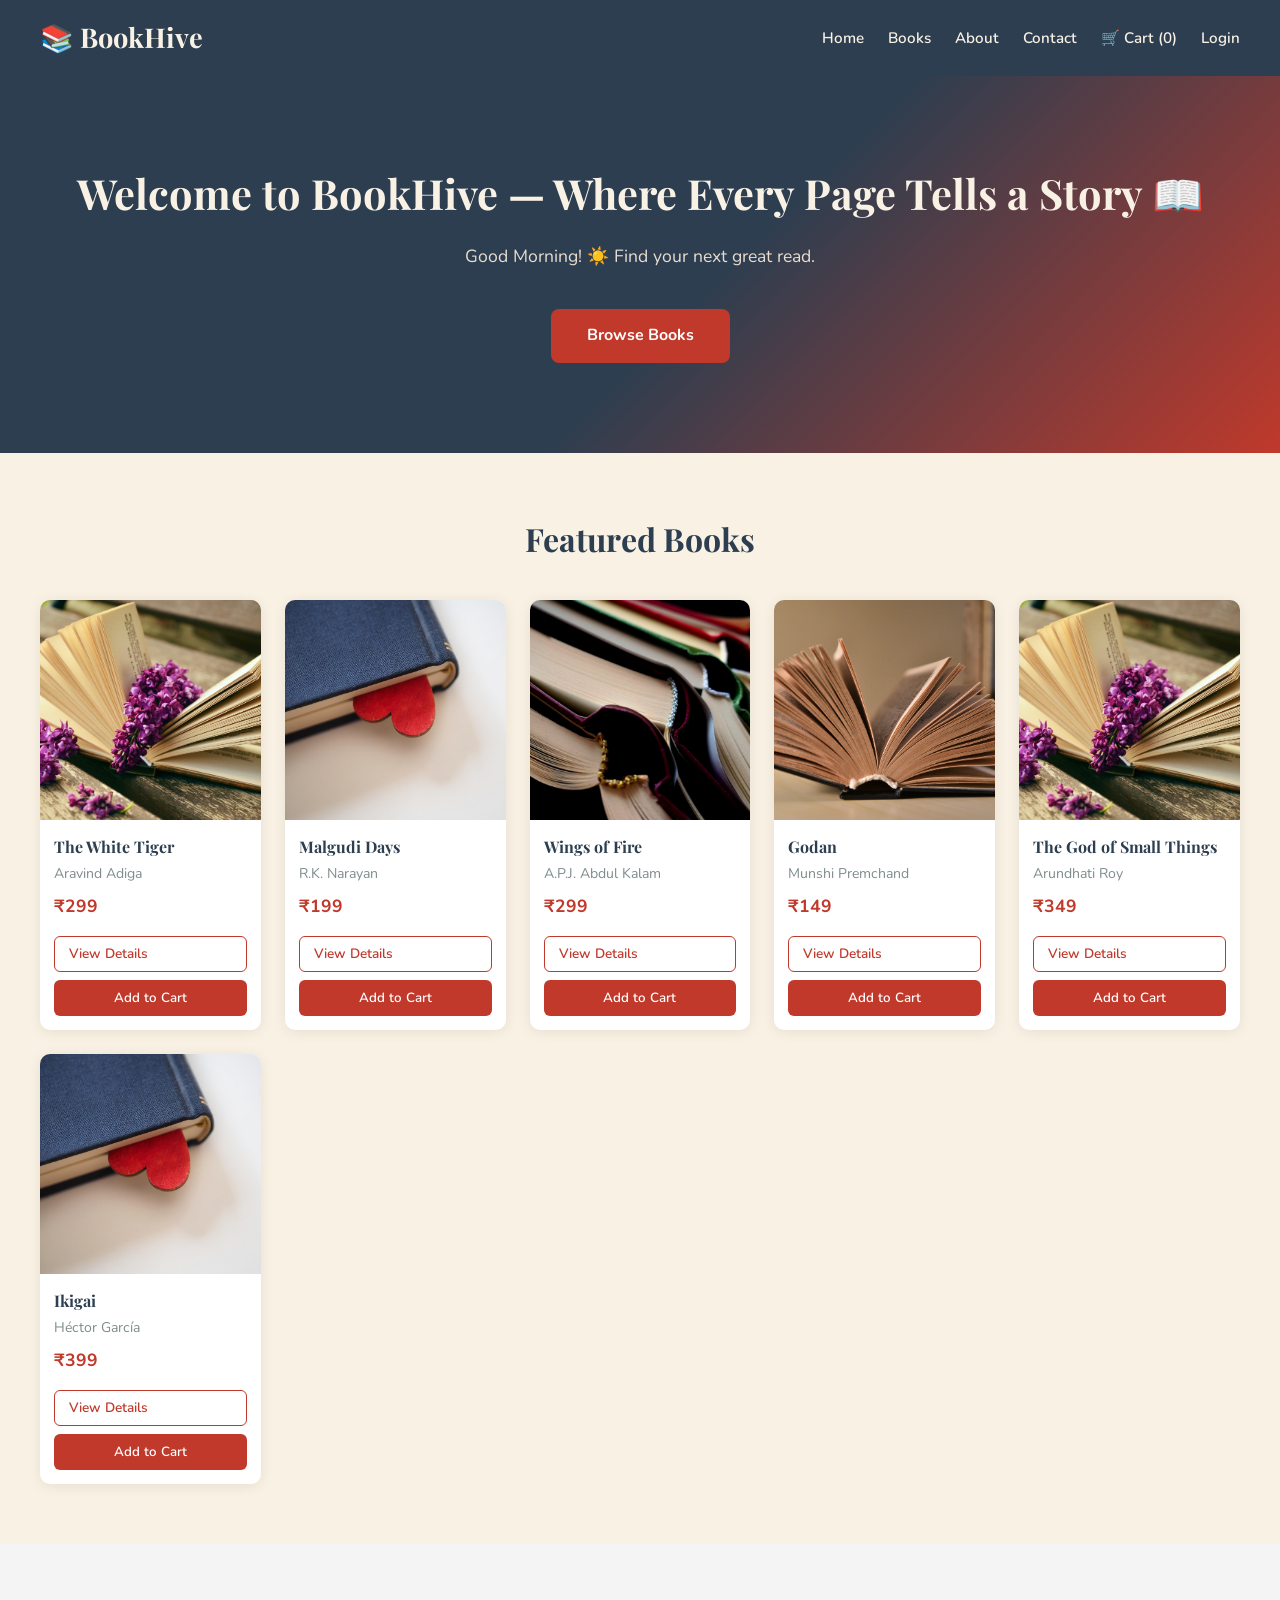
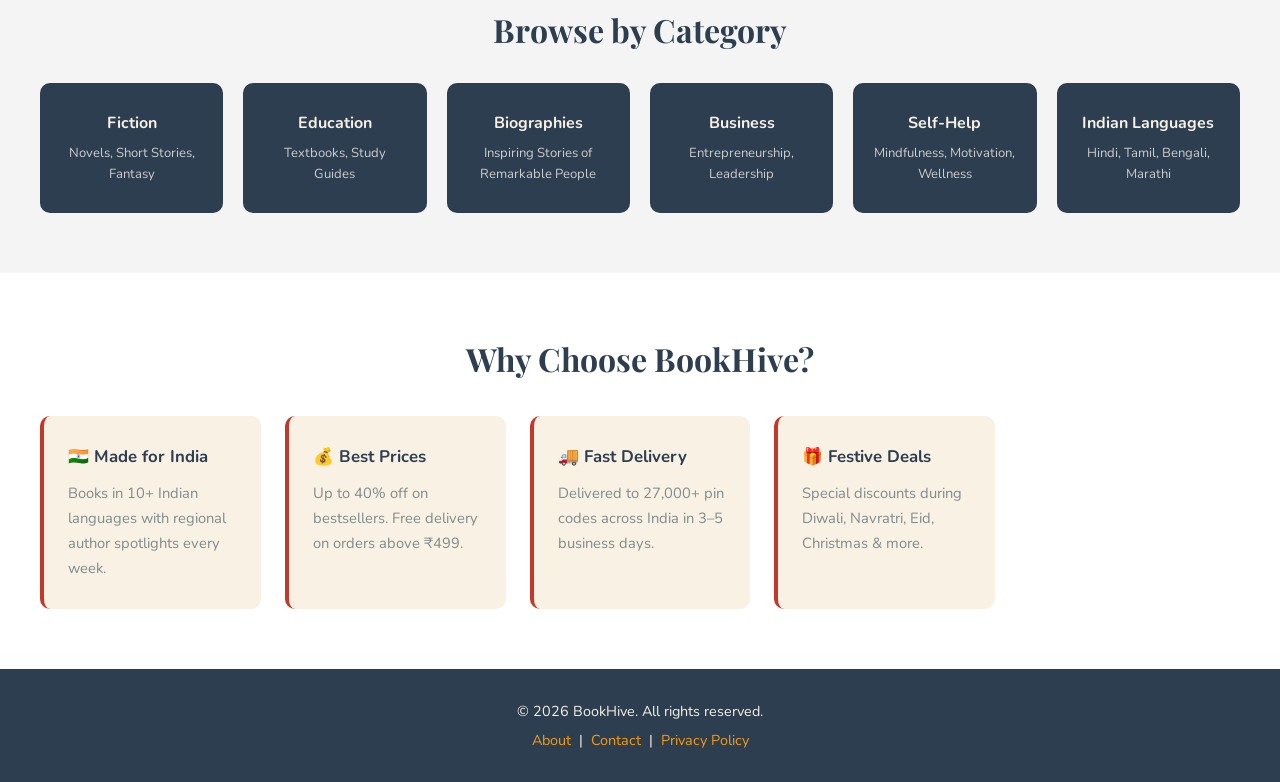
<file: index.html>
<!DOCTYPE html>
<html lang="en">
<head>
  <meta charset="UTF-8" />
  <meta name="viewport" content="width=device-width, initial-scale=1.0"/>
  <meta name="description" content="BookHive - India's favourite online bookstore. Discover books in Hindi, English, Tamil, Bengali and more. Best prices, fast delivery across India." />
  <meta name="keywords" content="books, indian bookstore, hindi books, english books, buy books online india" />
  <meta name="author" content="Foncho Afanwi" />
  <title>BookHive - An Indian Online Bookstore</title>
  <link rel="stylesheet" href="css/style.css" />
  <link rel="stylesheet" href="css/home.css" />
  <link rel="stylesheet" href="css/responsive.css" />
  <link rel="icon" type="image/svg+xml" href="assets/favicon.svg">
</head>
<body>

  <!-- HEADER WITH NAVIGATION -->
  <header>
    <h1><a href="index.html">📚 BookHive</a></h1>
    <nav>
      <a href="index.html">Home</a>
      <a href="books.html">Books</a>
      <a href="about.html">About</a>
      <a href="contact.html">Contact</a>
      <a href="cart.html" id="cart-link">🛒 Cart (<span id="cart-count">0</span>)</a>
      <a href="login.html">Login</a>
    </nav>
  </header>

  <!-- MAIN CONTENT -->
  <main>

    <!-- HERO SECTION -->
    <section class="hero">
      <h2 id="hero-title">Welcome to BookHive — Where Every Page Tells a Story 📖</h2>
      <p id="hero-subtitle">
        From the bustling lanes of Old Delhi to the quiet hills of Meghalaya,
        BookHive brings the world of books to every Indian doorstep.
        Discover timeless classics, regional gems, and modern bestsellers —
        all at prices that make reading a habit, not a luxury.
      </p>
      <a href="books.html" class="btn">Browse Books</a>
    </section>

    <!-- FEATURED BOOKS SECTION — populated by main.js -->
    <section class="featured">
      <h2>Featured Books</h2>
      <div id="featured-books"></div>
    </section>

    <!-- CATEGORIES SECTION -->
    <section class="categories">
      <h2>Browse by Category</h2>

      <a href="books.html?category=fiction" class="category">
        <h3>Fiction</h3>
        <p>Novels, Short Stories, Fantasy</p>
      </a>

      <a href="books.html?category=education" class="category">
        <h3>Education</h3>
        <p>Textbooks, Study Guides</p>
      </a>

      <a href="books.html?category=biography" class="category">
        <h3>Biographies</h3>
        <p>Inspiring Stories of Remarkable People</p>
      </a>

      <a href="books.html?category=business" class="category">
        <h3>Business</h3>
        <p>Entrepreneurship, Leadership</p>
      </a>

      <a href="books.html?category=self-help" class="category">
        <h3>Self-Help</h3>
        <p>Mindfulness, Motivation, Wellness</p>
      </a>

      <a href="books.html?category=hindi" class="category">
        <h3>Indian Languages</h3>
        <p>Hindi, Tamil, Bengali, Marathi</p>
      </a>

    </section>

    <!-- WHY BOOKHIVE SECTION -->
    <section class="why-us">
      <h2>Why Choose BookHive?</h2>

      <div class="feature">
        <h3>🇮🇳 Made for India</h3>
        <p>Books in 10+ Indian languages with regional author spotlights every week.</p>
      </div>

      <div class="feature">
        <h3>💰 Best Prices</h3>
        <p>Up to 40% off on bestsellers. Free delivery on orders above ₹499.</p>
      </div>

      <div class="feature">
        <h3>🚚 Fast Delivery</h3>
        <p>Delivered to 27,000+ pin codes across India in 3–5 business days.</p>
      </div>

      <div class="feature">
        <h3>🎁 Festive Deals</h3>
        <p>Special discounts during Diwali, Navratri, Eid, Christmas & more.</p>
      </div>

    </section>

  </main>

  <!-- FOOTER -->
  <footer>
    <p>© 2026 BookHive. All rights reserved.</p>
    <p>
      <a href="about.html">About</a> |
      <a href="contact.html">Contact</a> |
      <a href="privacy.html">Privacy Policy</a>
    </p>
  </footer>

  <script src="js/main.js"></script>
</body>
</html>
</file>
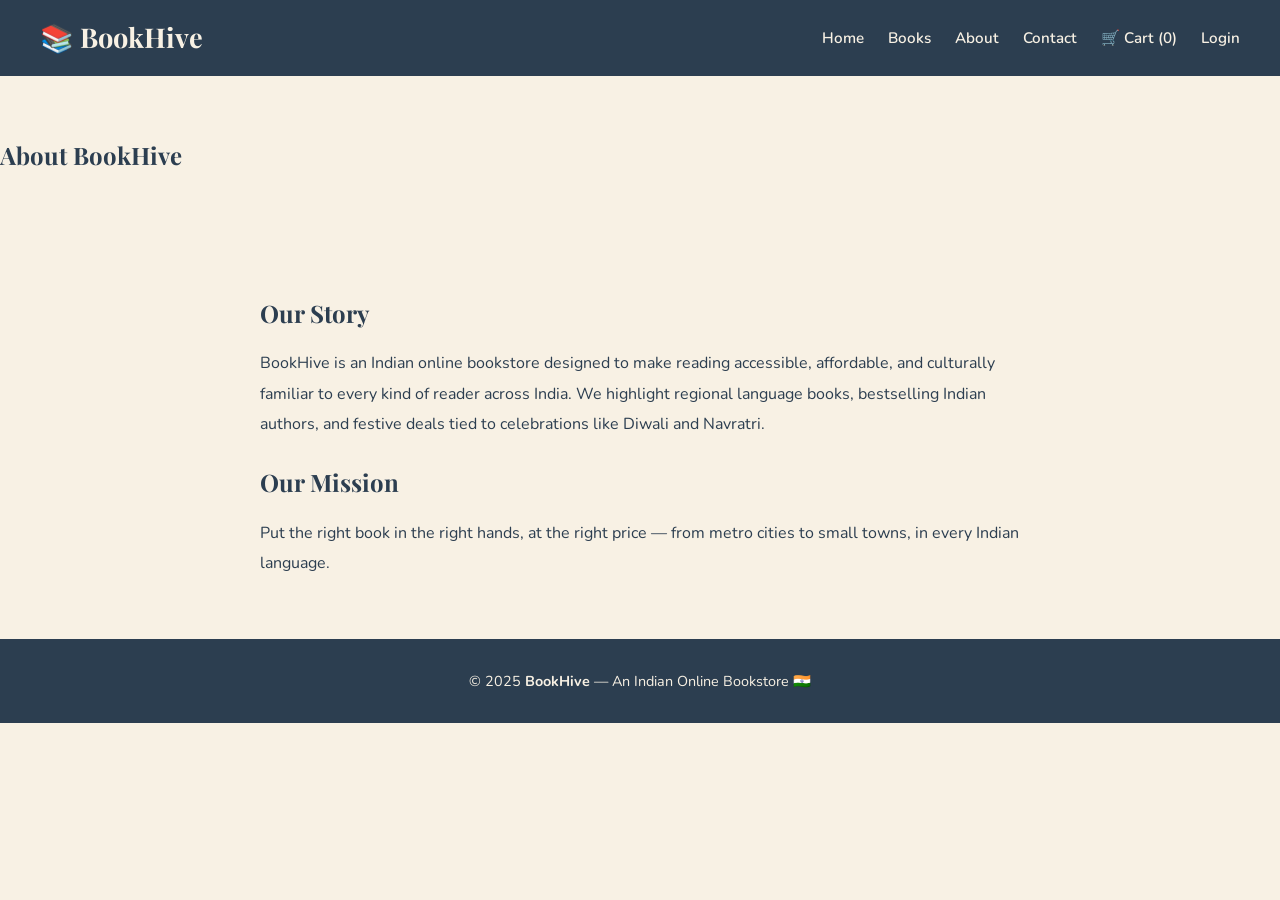
<file: about.html>
<!DOCTYPE html>
<html lang="en">
<head>
  <meta charset="UTF-8" />
  <meta name="viewport" content="width=device-width, initial-scale=1.0"/>
  <title>About Us - BookHive</title>
  <link rel="stylesheet" href="css/style.css" />
  <link rel="stylesheet" href="css/home.css" />
  <link rel="stylesheet" href="css/responsive.css" />
  <link rel="icon" type="image/svg+xml" href="assets/favicon.svg">
</head>
<body>

  <header>
    <h1>📚 BookHive</h1>
    <nav>
      <a href="index.html">Home</a>
      <a href="books.html">Books</a>
      <a href="about.html">About</a>
      <a href="contact.html">Contact</a>
      <a href="cart.html">🛒 Cart (<span id="cart-count">0</span>)</a>
      <a href="login.html">Login</a>
    </nav>
  </header>

  <section class="page-header">
    <h2>About BookHive</h2>
  </section>

  <section>
    <div class="container" style="max-width:800px;">
      <h2 style="margin-bottom:16px;">Our Story</h2>
      <p style="line-height:1.9; margin-bottom:24px;">
        BookHive is an Indian online bookstore designed to make reading accessible, affordable,
        and culturally familiar to every kind of reader across India. We highlight regional language
        books, bestselling Indian authors, and festive deals tied to celebrations like Diwali and Navratri.
      </p>
      <h2 style="margin-bottom:16px;">Our Mission</h2>
      <p style="line-height:1.9;">
        Put the right book in the right hands, at the right price — from metro cities to small towns,
        in every Indian language.
      </p>
    </div>
  </section>

  <footer>
    <p>© 2025 <strong>BookHive</strong> — An Indian Online Bookstore 🇮🇳</p>
  </footer>

  <script src="js/main.js"></script>
</body>
</html>
</file>
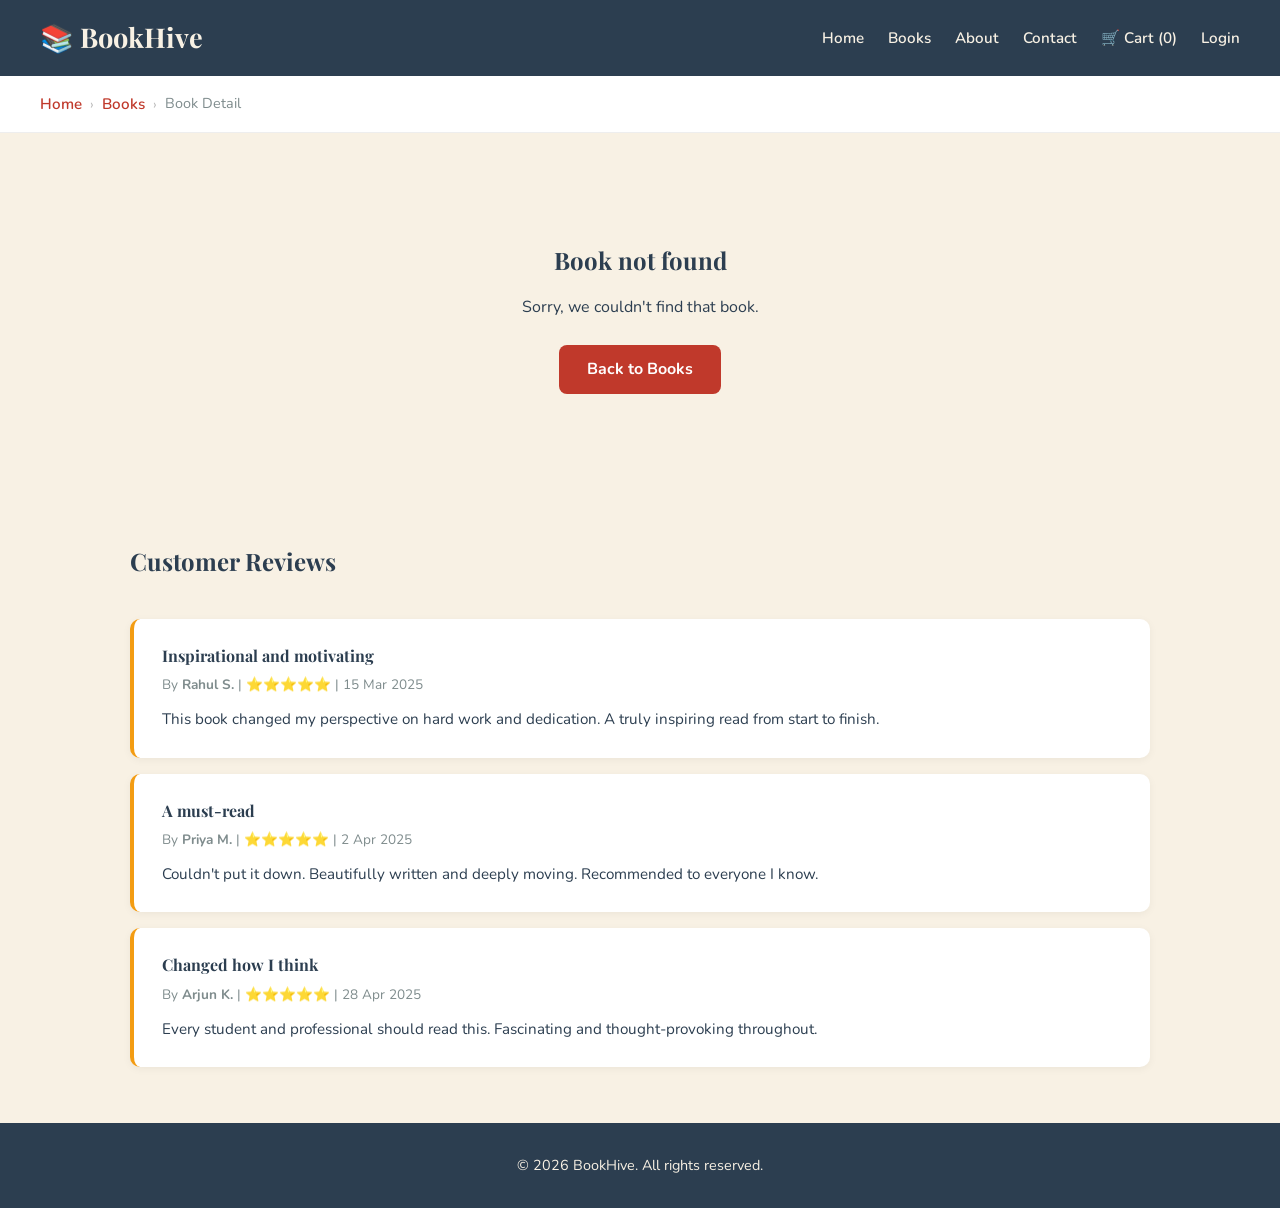
<file: book.html>
<!DOCTYPE html>
<html lang="en">
<head>
  <meta charset="UTF-8">
  <meta name="viewport" content="width=device-width, initial-scale=1.0">
  <title>Book Detail - BookHive</title>
  <link rel="stylesheet" href="css/style.css" />
  <link rel="stylesheet" href="css/home.css" />
  <link rel="stylesheet" href="css/books.css" />
  <link rel="stylesheet" href="css/responsive.css" />
  <link rel="icon" type="image/svg+xml" href="assets/favicon.svg">
</head>
<body>

  <header>
    <h1><a href="index.html">📚 BookHive</a></h1>
    <nav>
      <a href="index.html">Home</a>
      <a href="books.html">Books</a>
      <a href="about.html">About</a>
      <a href="contact.html">Contact</a>
      <a href="cart.html" id="cart-link">🛒 Cart (<span id="cart-count">0</span>)</a>
      <a href="login.html">Login</a>
    </nav>
  </header>

  <main>

    <!-- Breadcrumb -->
    <nav class="breadcrumb">
      <ol>
        <li><a href="index.html">Home</a></li>
        <li><a href="books.html">Books</a></li>
        <li>Book Detail</li>
      </ol>
    </nav>

    <article class="book-detail">

      <div class="book-image">
        <img src="assets/books.jpg" alt="Book cover" />
      </div>

      <div class="book-info">
        <h2>Loading...</h2>
        <p class="author">by <strong></strong></p>
        <div class="rating">⭐⭐⭐⭐⭐ 4.8 out of 5</div>
        <p class="price"></p>
        <p class="description">
          A celebrated work of literature exploring themes of culture,
          identity, and the human experience — beloved by readers across India.
        </p>

        <h3>Book Details</h3>
        <dl class="book-details">
          <dt>Publisher:</dt>   <dd>BookHive Edition</dd>
          <dt>Language:</dt>    <dd id="book-lang">English</dd>
          <dt>Genre:</dt>       <dd id="book-genre">—</dd>
          <dt>Format:</dt>      <dd>Paperback</dd>
        </dl>

        <div class="purchase-actions">
          <label for="quantity">Quantity:</label>
          <input type="number" id="quantity" value="1" min="1" max="10">
          <button class="btn-primary">Add to Cart</button>
          <button class="btn-secondary" onclick="window.location.href='books.html'">← Back to Books</button>
        </div>
      </div>

    </article>

    <!-- Reviews section -->
    <section class="reviews">
      <h3>Customer Reviews</h3>

      <article class="review">
        <h4>Inspirational and motivating</h4>
        <p class="reviewer">By <strong>Rahul S.</strong> | ⭐⭐⭐⭐⭐ | 15 Mar 2025</p>
        <p>This book changed my perspective on hard work and dedication.
          A truly inspiring read from start to finish.</p>
      </article>

      <article class="review">
        <h4>A must-read</h4>
        <p class="reviewer">By <strong>Priya M.</strong> | ⭐⭐⭐⭐⭐ | 2 Apr 2025</p>
        <p>Couldn't put it down. Beautifully written and deeply moving.
          Recommended to everyone I know.</p>
      </article>

      <article class="review">
        <h4>Changed how I think</h4>
        <p class="reviewer">By <strong>Arjun K.</strong> | ⭐⭐⭐⭐⭐ | 28 Apr 2025</p>
        <p>Every student and professional should read this. Fascinating
          and thought-provoking throughout.</p>
      </article>

    </section>

  </main>

  <footer>
    <p>&copy; 2026 BookHive. All rights reserved.</p>
  </footer>

  <script src="js/main.js"></script>
  <script src="js/books.js"></script>
</body>
</html>
</file>
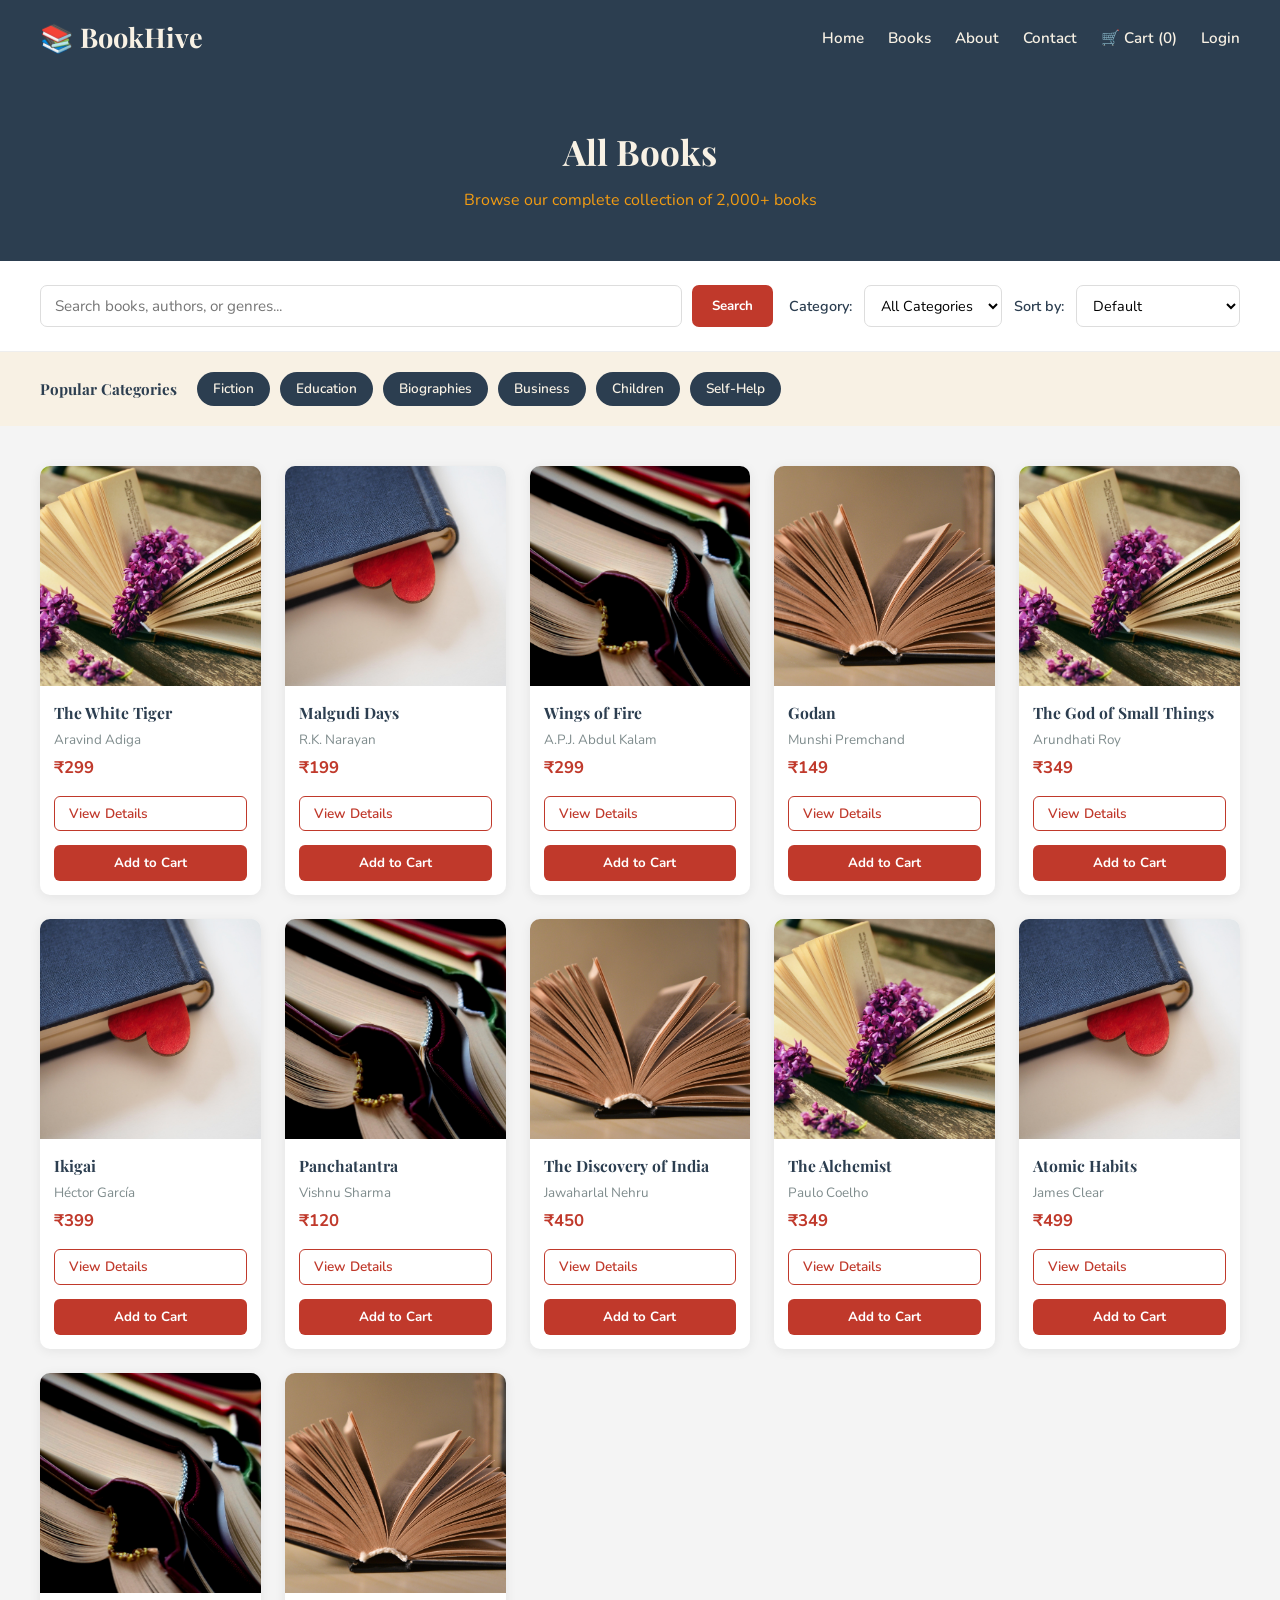
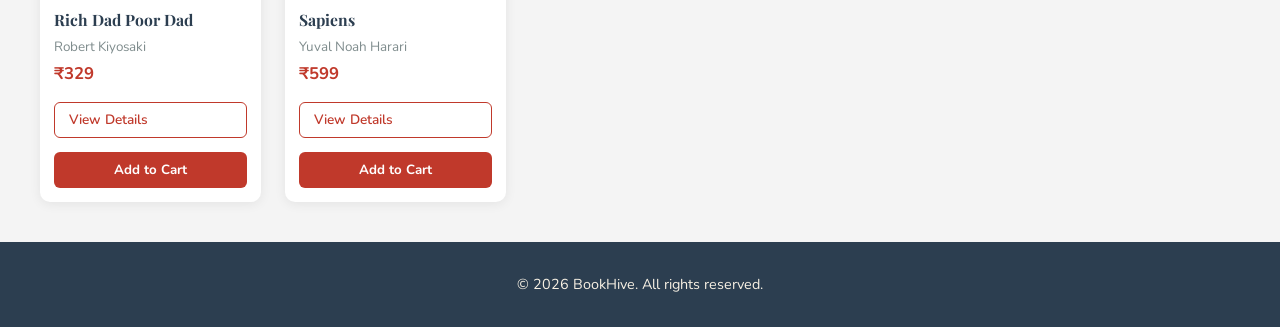
<file: books.html>
<!DOCTYPE html>
<html lang="en">
<head>
  <meta charset="UTF-8">
  <meta name="viewport" content="width=device-width, initial-scale=1.0">
  <title>All Books - BookHive</title>
  <link rel="stylesheet" href="css/style.css" />
  <link rel="stylesheet" href="css/home.css" />
  <link rel="stylesheet" href="css/books.css" />
  <link rel="stylesheet" href="css/responsive.css" />
  <link rel="icon" type="image/svg+xml" href="assets/favicon.svg">
</head>
<body>

  <header>
    <h1><a href="index.html">📚 BookHive</a></h1>
    <nav>
      <a href="index.html">Home</a>
      <a href="books.html">Books</a>
      <a href="about.html">About</a>
      <a href="contact.html">Contact</a>
      <a href="cart.html" id="cart-link">🛒 Cart (<span id="cart-count">0</span>)</a>
      <a href="login.html">Login</a>
    </nav>
  </header>

  <main>

    <!-- PAGE TITLE -->
    <section class="page-header">
      <h2>All Books</h2>
      <p>Browse our complete collection of 2,000+ books</p>
    </section>

    <!-- SEARCH AND FILTERS -->
    <section class="filters">
      <div class="search-box">
        <input
          type="search"
          id="search-input"
          placeholder="Search books, authors, or genres..."
        >
        <button type="button">Search</button>
      </div>
      <div class="filter-controls">
        <label for="category-filter">Category:</label>
        <select id="category-filter">
          <option value="all">All Categories</option>
          <option value="fiction">Fiction</option>
          <option value="education">Education</option>
          <option value="biography">Biographies</option>
          <option value="business">Business</option>
          <option value="children">Children</option>
          <option value="self-help">Self-Help</option>
        </select>
        <label for="sort">Sort by:</label>
        <select id="sort">
          <option value="default">Default</option>
          <option value="price-low">Price: Low to High</option>
          <option value="price-high">Price: High to Low</option>
          <option value="rating">Rating</option>
        </select>
      </div>
    </section>

    <!-- POPULAR CATEGORIES -->
    <section class="categories-quick">
      <h3>Popular Categories</h3>
      <ul class="category-list">
        <li><a href="books.html?category=fiction" class="category">Fiction</a></li>
        <li><a href="books.html?category=education">Education</a></li>
        <li><a href="books.html?category=biography">Biographies</a></li>
        <li><a href="books.html?category=business">Business</a></li>
        <li><a href="books.html?category=children">Children</a></li>
        <li><a href="books.html?category=self-help">Self-Help</a></li>
      </ul>
    </section>

    <!-- BOOKS GRID - populated dynamically by JavaScript -->
    <section class="books-grid" id="books-container">
    </section>

  </main>

  <footer>
    <p>&copy; 2026 BookHive. All rights reserved.</p>
  </footer>

  <script src="js/main.js"></script>
  <script src="js/books.js"></script>
  <script src="js/search.js"></script>
</body>
</html>
</file>
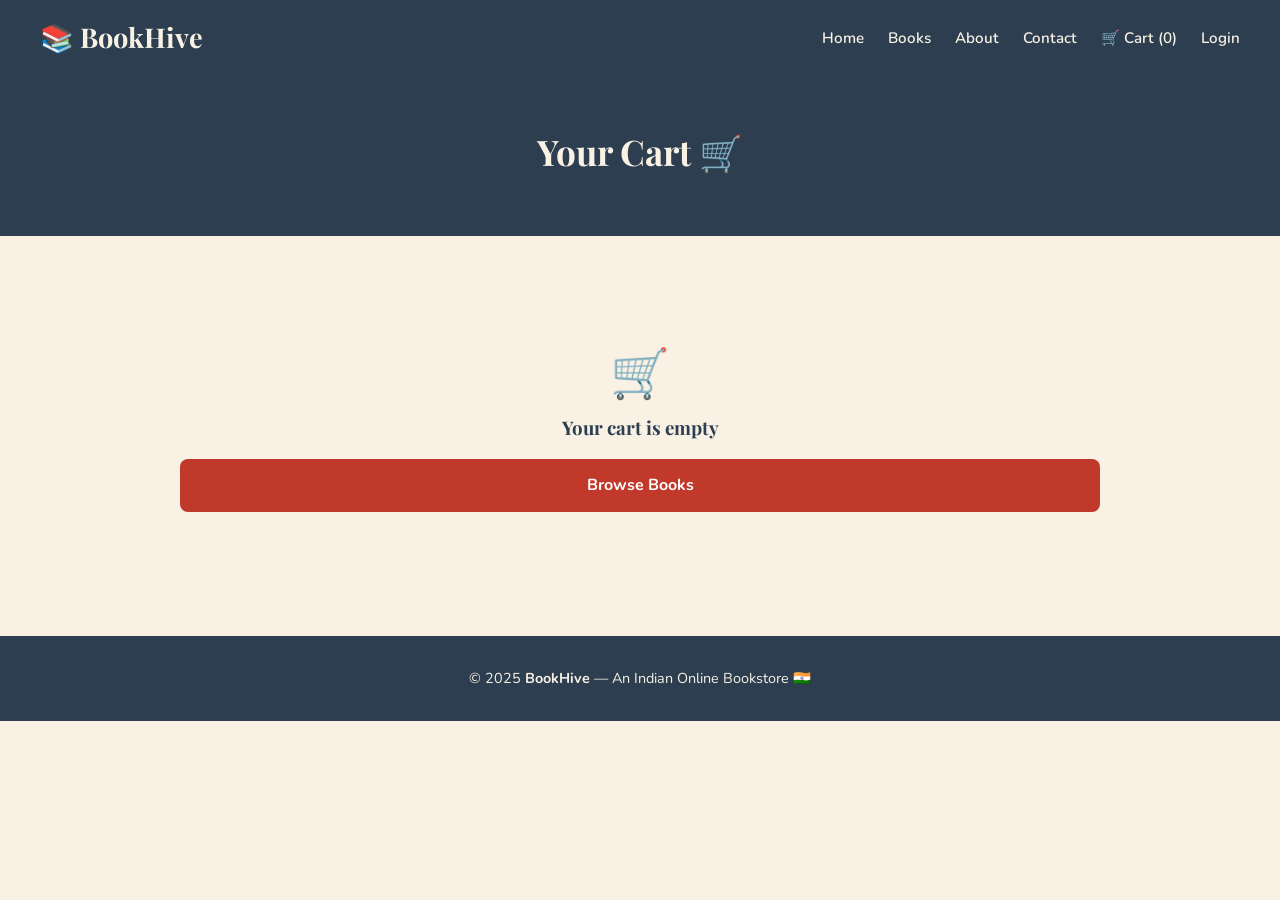
<file: cart.html>
<!DOCTYPE html>
<html lang="en">
<head>
  <meta charset="UTF-8" />
  <meta name="viewport" content="width=device-width, initial-scale=1.0"/>
  <title>Cart - BookHive</title>
  <link rel="stylesheet" href="css/style.css" />
  <link rel="stylesheet" href="css/home.css" />
  <link rel="stylesheet" href="css/books.css" />
  <link rel="stylesheet" href="css/responsive.css" />
  <link rel="icon" type="image/svg+xml" href="assets/favicon.svg">
</head>
<body>

  <header>
    <h1>📚 BookHive</h1>
    <nav>
      <a href="index.html">Home</a>
      <a href="books.html">Books</a>
      <a href="about.html">About</a>
      <a href="contact.html">Contact</a>
      <a href="cart.html">🛒 Cart (<span id="cart-count">0</span>)</a>
      <a href="login.html">Login</a>
    </nav>
  </header>

  <section class="page-header">
    <h2>Your Cart 🛒</h2>
  </section>

  <div class="cart-section">
    <div id="cartItems"><!-- Populated by cart.js --></div>
    <div id="cartSummary" style="text-align:right; margin-top:24px;"></div>
  </div>

  <footer>
    <p>© 2025 <strong>BookHive</strong> — An Indian Online Bookstore 🇮🇳</p>
  </footer>

  <script src="js/main.js"></script>
  <script src="js/cart.js"></script>
</body>
</html>
</file>
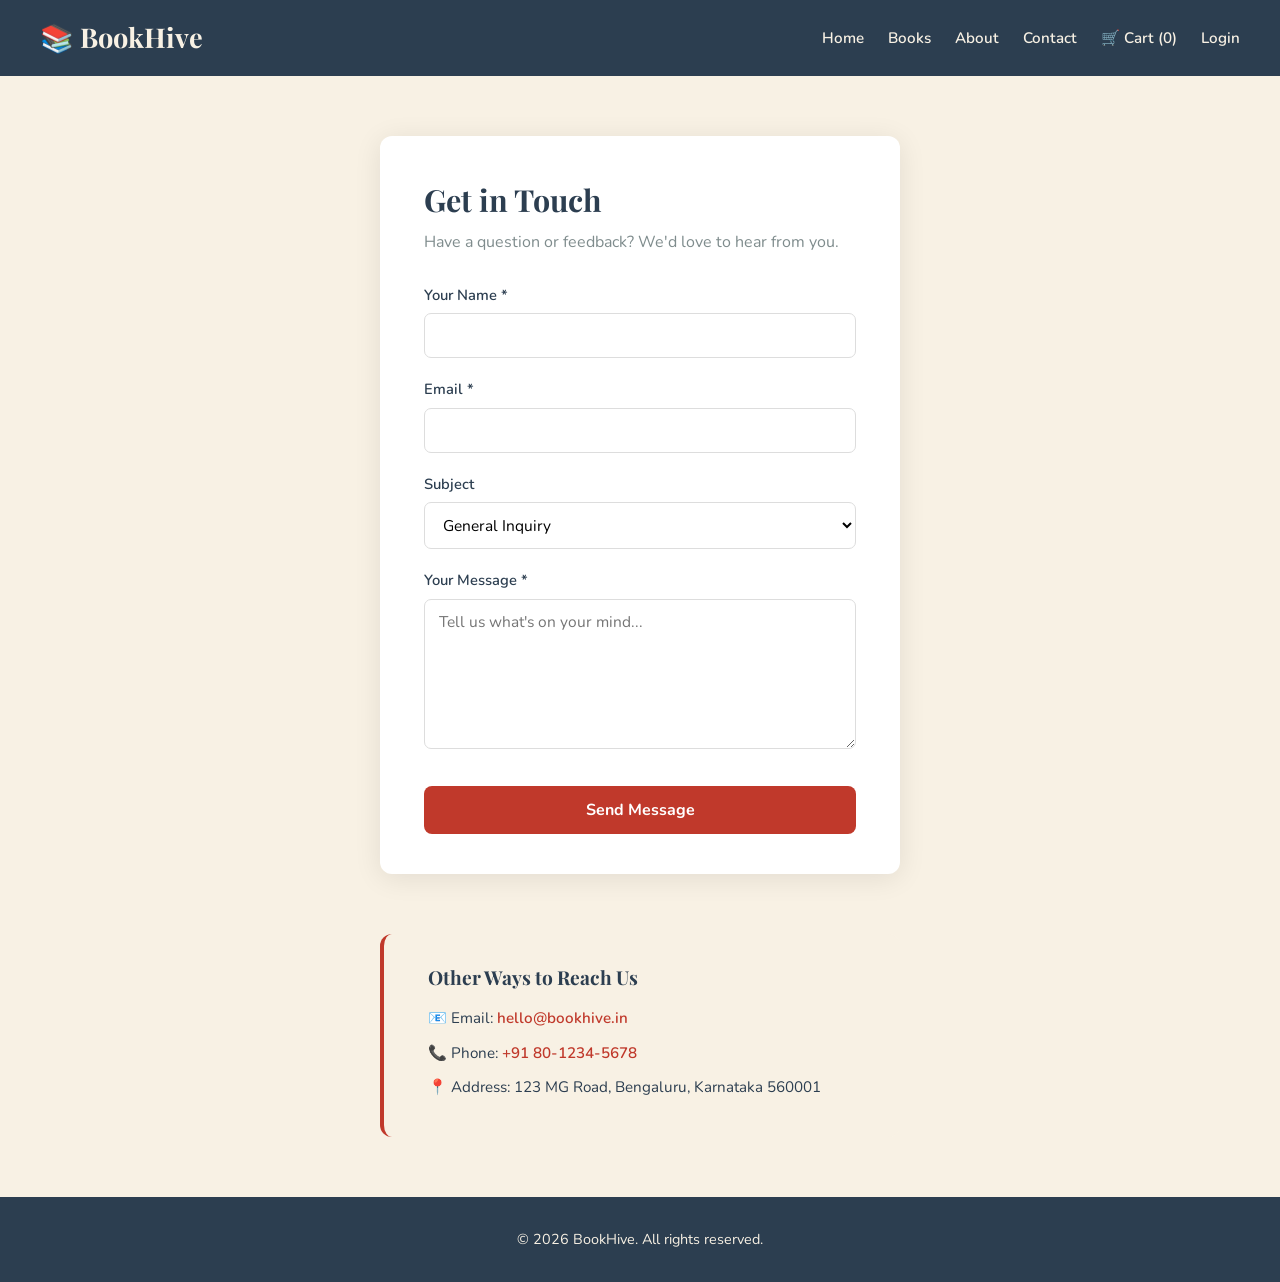
<file: contact.html>
<!DOCTYPE html>
<html lang="en">
<head>
  <meta charset="UTF-8">
  <meta name="viewport" content="width=device-width, initial-scale=1.0">
  <title>Contact Us - BookHive</title>
  <link rel="stylesheet" href="css/style.css" />
  <link rel="stylesheet" href="css/home.css" />
  <link rel="stylesheet" href="css/responsive.css" />
  <link rel="icon" type="image/svg+xml" href="assets/favicon.svg">
</head>
<body>

  <header>
    <h1><a href="index.html">📚 BookHive</a></h1>
    <nav>
      <a href="index.html">Home</a>
      <a href="books.html">Books</a>
      <a href="about.html">About</a>
      <a href="contact.html">Contact</a>
      <a href="cart.html" id="cart-link">🛒 Cart (<span id="cart-count">0</span>)</a>
      <a href="login.html">Login</a>
    </nav>
  </header>

  <main>
    <section class="contact-section">
      <h2>Get in Touch</h2>
      <p>Have a question or feedback? We'd love to hear from you.</p>

      <form action="#" method="POST" class="contact-form">

        <!-- Name -->
        <div class="form-group">
          <label for="name">Your Name *</label>
          <input type="text" id="name" name="name" required>
        </div>

        <!-- Email -->
        <div class="form-group">
          <label for="email">Email *</label>
          <input type="email" id="email" name="email" required>
        </div>

        <!-- Subject Dropdown -->
        <div class="form-group">
          <label for="subject">Subject</label>
          <select id="subject" name="subject">
            <option value="general">General Inquiry</option>
            <option value="order">Order Issue</option>
            <option value="suggestion">Book Suggestion</option>
            <option value="partnership">Partnership</option>
          </select>
        </div>

        <!-- Message Textarea -->
        <div class="form-group">
          <label for="message">Your Message *</label>
          <textarea
            id="message"
            name="message"
            rows="6"
            placeholder="Tell us what's on your mind..."
            required
          ></textarea>
        </div>

        <button type="submit" class="btn-primary">Send Message</button>

      </form>
    </section>

    <!-- Contact Info -->
    <section class="contact-info">
      <h3>Other Ways to Reach Us</h3>
      <p>📧 Email: <a href="mailto:hello@bookhive.in">hello@bookhive.in</a></p>
      <p>📞 Phone: <a href="tel:+918012345678">+91 80-1234-5678</a></p>
      <p>📍 Address: 123 MG Road, Bengaluru, Karnataka 560001</p>
    </section>
  </main>

  <footer>
    <p>&copy; 2026 BookHive. All rights reserved.</p>
  </footer>

  <script src="js/main.js"></script>
</body>
</html>
</file>
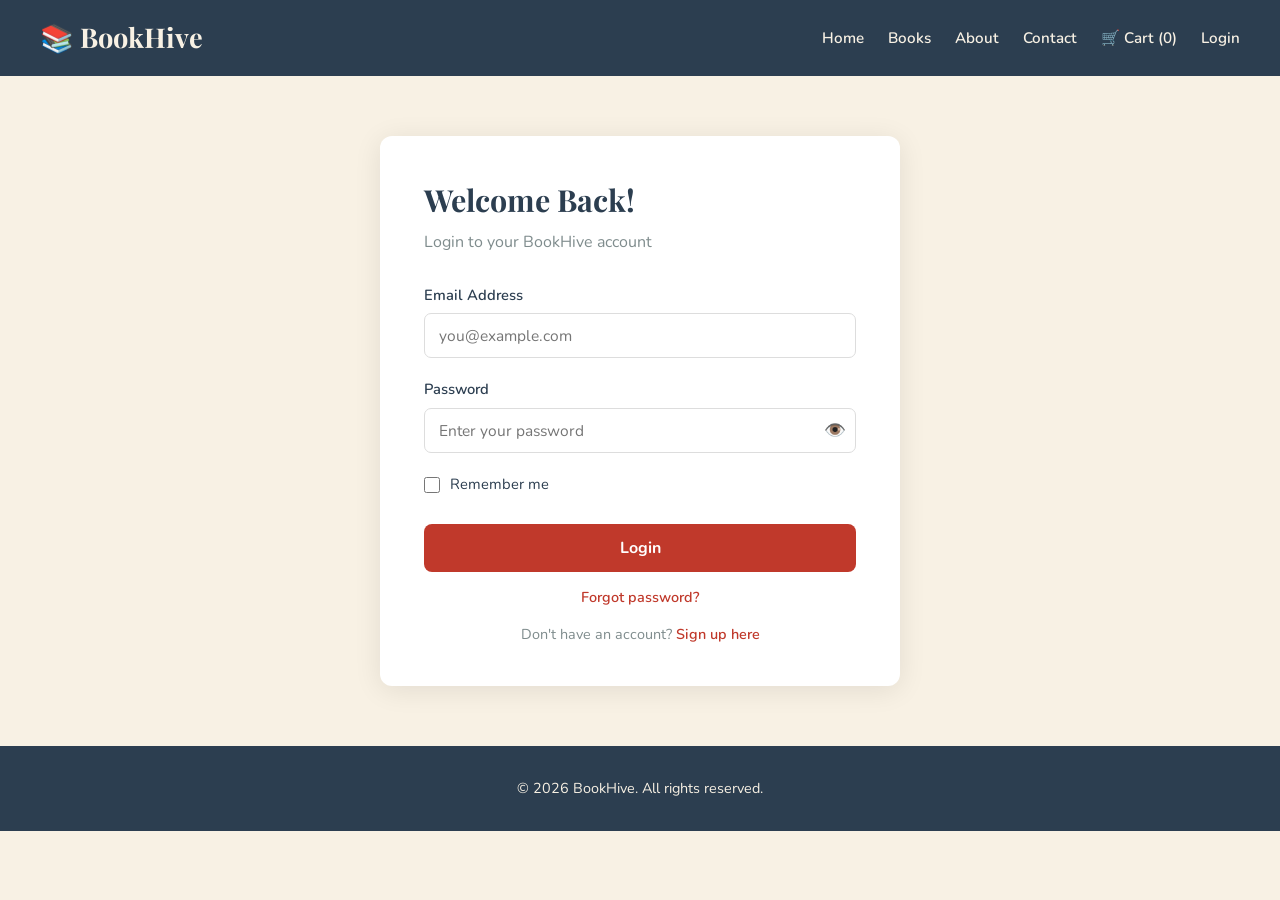
<file: login.html>
<!DOCTYPE html>
<html lang="en">
<head>
  <meta charset="UTF-8">
  <meta name="viewport" content="width=device-width, initial-scale=1.0">
  <title>Login - BookHive</title>
  <link rel="stylesheet" href="css/style.css" />
  <link rel="stylesheet" href="css/home.css" />
  <link rel="stylesheet" href="css/responsive.css" />
  <link rel="icon" type="image/svg+xml" href="assets/favicon.svg">
</head>
<body>

  <header>
    <h1><a href="index.html">📚 BookHive</a></h1>
    <nav>
      <a href="index.html">Home</a>
      <a href="books.html">Books</a>
      <a href="about.html">About</a>
      <a href="contact.html">Contact</a>
      <a href="cart.html" id="cart-link">🛒 Cart (<span id="cart-count">0</span>)</a>
      <a href="login.html">Login</a>
    </nav>
  </header>

  <main>
    <section class="form-section">
      <h2>Welcome Back!</h2>
      <p>Login to your BookHive account</p>

      <form action="#" method="POST" class="login-form">

        <!-- Email field -->
        <div class="form-group">
          <label for="email">Email Address</label>
          <input
            type="email"
            id="email"
            name="email"
            placeholder="you@example.com"
            required
          >
        </div>

        <!-- Password field -->
        <div class="form-group">
          <label for="password">Password</label>
          <div style="position:relative; display:flex;">
            <input
              type="password"
              id="password"
              name="password"
              placeholder="Enter your password"
              minlength="6"
              required
              style="flex:1;"
            >
            <button type="button" id="toggle-password" class="toggle-btn" style="position:absolute; right:10px; top:50%; transform:translateY(-50%); background:none; border:none; cursor:pointer; font-size:1.1rem;">👁️</button>
          </div>
        </div>

        <!-- Remember me checkbox -->
        <div class="form-group checkbox-group">
          <input type="checkbox" id="remember" name="remember">
          <label for="remember">Remember me</label>
        </div>

        <!-- Submit button -->
        <button type="submit" class="btn-primary">Login</button>

        <!-- Forgot password link -->
        <p class="form-link">
          <a href="#">Forgot password?</a>
        </p>

        <!-- Link to signup -->
        <p class="form-link">
          Don't have an account?
          <a href="signup.html">Sign up here</a>
        </p>

      </form>
    </section>
  </main>

  <footer>
    <p>&copy; 2026 BookHive. All rights reserved.</p>
  </footer>

  <script src="js/main.js"></script>
  <script src="js/login.js"></script>
</body>
</html>
</file>
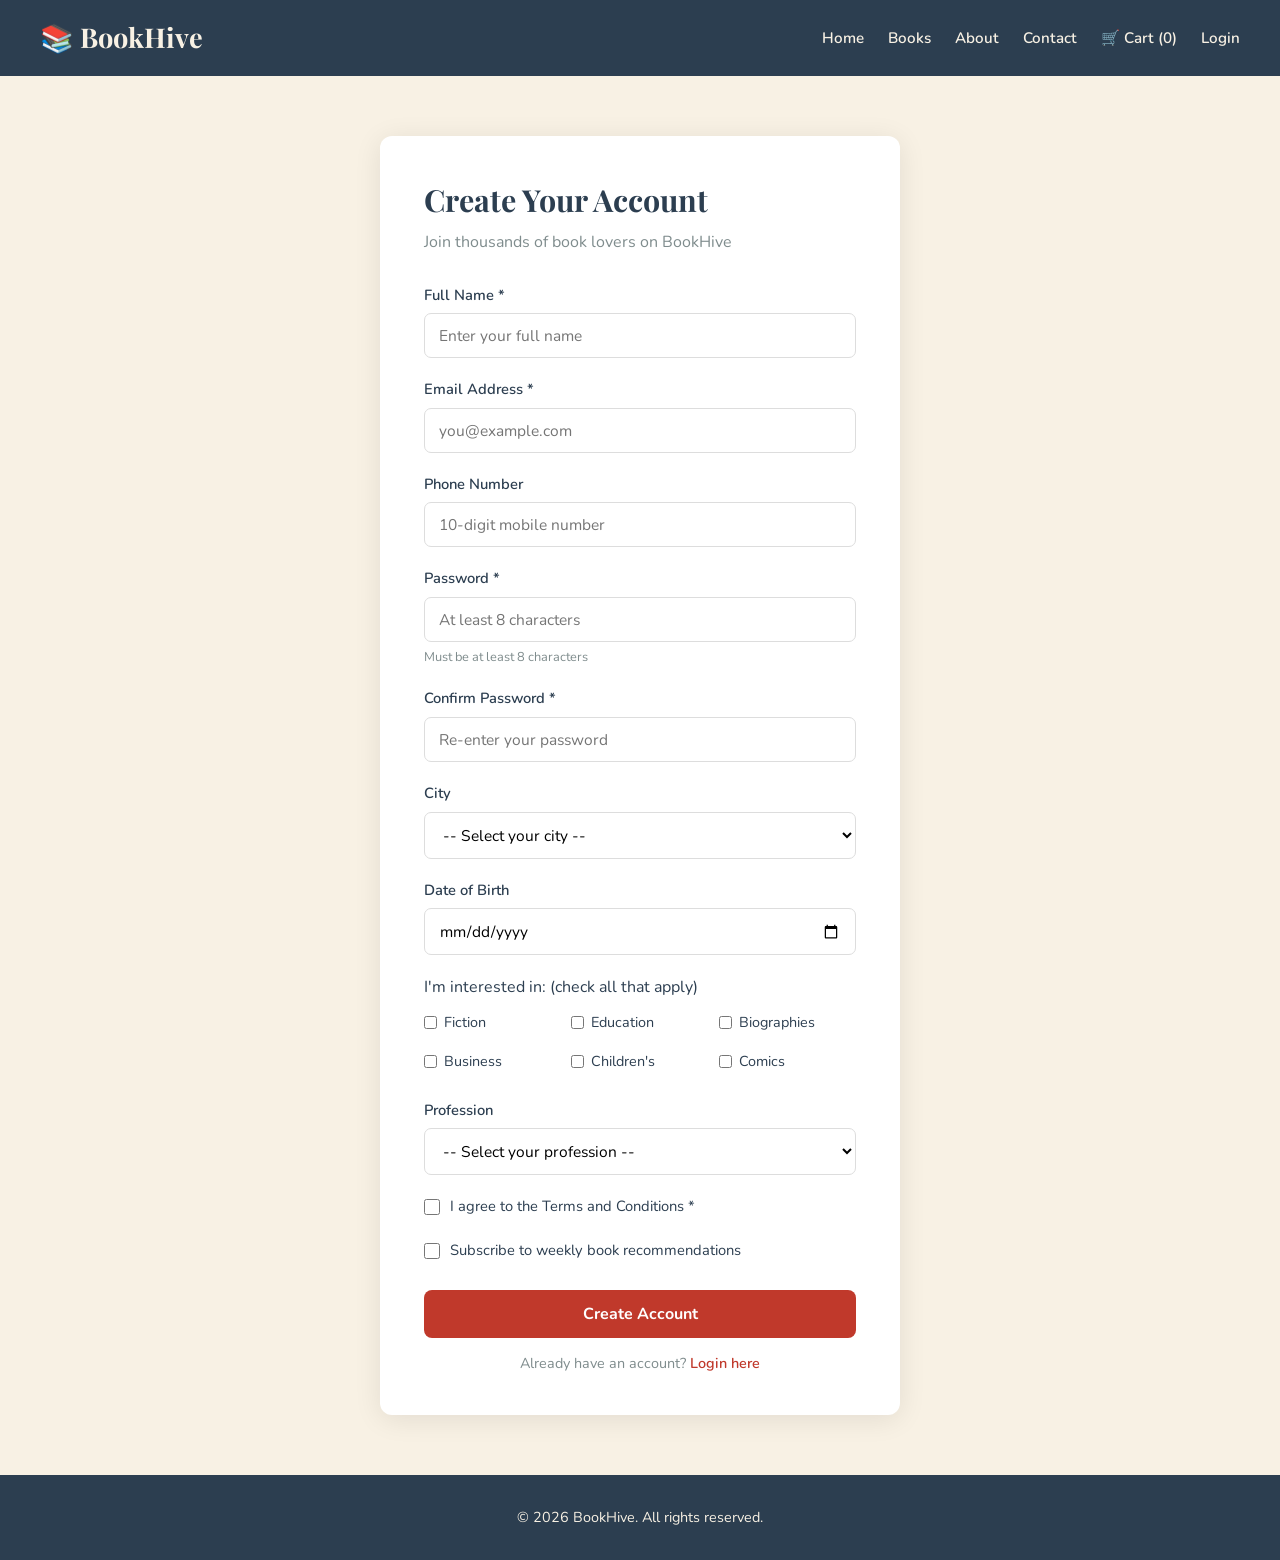
<file: signup.html>
<!DOCTYPE html>
<html lang="en">
<head>
  <meta charset="UTF-8">
  <meta name="viewport" content="width=device-width, initial-scale=1.0">
  <title>Sign Up - BookHive</title>
  <link rel="stylesheet" href="css/style.css" />
  <link rel="stylesheet" href="css/home.css" />
  <link rel="stylesheet" href="css/responsive.css" />
  <link rel="icon" type="image/svg+xml" href="assets/favicon.svg">
</head>
<body>

  <header>
    <h1><a href="index.html">📚 BookHive</a></h1>
    <nav>
      <a href="index.html">Home</a>
      <a href="books.html">Books</a>
      <a href="about.html">About</a>
      <a href="contact.html">Contact</a>
      <a href="cart.html" id="cart-link">🛒 Cart (<span id="cart-count">0</span>)</a>
      <a href="login.html">Login</a>
    </nav>
  </header>

  <main>
    <section class="form-section">
      <h2>Create Your Account</h2>
      <p>Join thousands of book lovers on BookHive</p>

      <form action="#" method="POST" class="signup-form">

        <!-- Full Name -->
        <div class="form-group">
          <label for="fullname">Full Name *</label>
          <input
            type="text"
            id="fullname"
            name="fullname"
            placeholder="Enter your full name"
            required
            minlength="3"
          >
        </div>

        <!-- Email -->
        <div class="form-group">
          <label for="email">Email Address *</label>
          <input
            type="email"
            id="email"
            name="email"
            placeholder="you@example.com"
            required
          >
        </div>

        <!-- Phone -->
        <div class="form-group">
          <label for="phone">Phone Number</label>
          <input
            type="tel"
            id="phone"
            name="phone"
            placeholder="10-digit mobile number"
            pattern="[0-9]{10}"
          >
        </div>

        <!-- Password -->
        <div class="form-group">
          <label for="password">Password *</label>
          <input
            type="password"
            id="password"
            name="password"
            placeholder="At least 8 characters"
            minlength="8"
            required
          >
          <small>Must be at least 8 characters</small>
        </div>

        <!-- Confirm Password -->
        <div class="form-group">
          <label for="confirm-password">Confirm Password *</label>
          <input
            type="password"
            id="confirm-password"
            name="confirm-password"
            placeholder="Re-enter your password"
            required
          >
        </div>

        <!-- City Dropdown -->
        <div class="form-group">
          <label for="city">City</label>
          <select id="city" name="city">
            <option value="">-- Select your city --</option>
            <option value="bengaluru">Bengaluru</option>
            <option value="mumbai">Mumbai</option>
            <option value="delhi">Delhi</option>
            <option value="hyderabad">Hyderabad</option>
            <option value="chennai">Chennai</option>
            <option value="pune">Pune</option>
            <option value="kolkata">Kolkata</option>
          </select>
        </div>

        <!-- Date of Birth -->
        <div class="form-group">
          <label for="dob">Date of Birth</label>
          <input type="date" id="dob" name="dob">
        </div>

        <!-- Interests Checkboxes -->
        <div class="form-group">
          <p>I'm interested in: (check all that apply)</p>
          <div class="checkbox-grid">
            <label><input type="checkbox" name="interests" value="fiction"> Fiction</label>
            <label><input type="checkbox" name="interests" value="education"> Education</label>
            <label><input type="checkbox" name="interests" value="biography"> Biographies</label>
            <label><input type="checkbox" name="interests" value="business"> Business</label>
            <label><input type="checkbox" name="interests" value="children"> Children's</label>
            <label><input type="checkbox" name="interests" value="comics"> Comics</label>
          </div>
        </div>

        <!-- Profession Dropdown (student task addition) -->
        <div class="form-group">
          <label for="profession">Profession</label>
          <select id="profession" name="profession">
            <option value="">-- Select your profession --</option>
            <option value="student">Student</option>
            <option value="working">Working</option>
            <option value="other">Other</option>
          </select>
        </div>

        <!-- Terms & Conditions -->
        <div class="form-group checkbox-group">
          <input type="checkbox" id="terms" name="terms" required>
          <label for="terms">I agree to the Terms and Conditions *</label>
        </div>

        <!-- Newsletter -->
        <div class="form-group checkbox-group">
          <input type="checkbox" id="newsletter" name="newsletter">
          <label for="newsletter">Subscribe to weekly book recommendations</label>
        </div>

        <button type="submit" class="btn-primary">Create Account</button>

        <p class="form-link">
          Already have an account?
          <a href="login.html">Login here</a>
        </p>

      </form>
    </section>
  </main>

  <footer>
    <p>&copy; 2026 BookHive. All rights reserved.</p>
  </footer>

  <script src="js/main.js"></script>
  <script src="js/signup.js"></script>
</body>
</html>
</file>
<file: css/style.css>
/* =============================================
   BOOKHIVE - Global Styles
   style.css - Variables, resets, shared styles
   ============================================= */

@import url('https://fonts.googleapis.com/css2?family=Playfair+Display:wght@700&family=Nunito:wght@400;600;700&display=swap');

/* --- Color Palette --- */
:root {
  --crimson:    #C0392B;
  --marigold:   #F39C12;
  --midnight:   #2C3E50;
  --parchment:  #F8F1E4;
  --emerald:    #27AE60;
  --white:      #FFFFFF;
  --light-gray: #F4F4F4;
  --text-dark:  #2C3E50;
  --text-muted: #7F8C8D;

  /* Phase 6-8 task variables */
  --primary:    #5B3A29;
  --accent:     #F4A261;
  --bg:         #FFF8F0;
  --success:    #2E7D32;
  --error:      #C62828;

  /* Spacing */
  --space-xs: 0.5rem;
  --space-sm: 1rem;
  --space-md: 1.5rem;
  --space-lg: 2rem;
  --space-xl: 3rem;

  /* Other */
  --border-radius: 8px;
  --max-width: 1200px;
  --shadow-sm: 0 2px 4px rgba(0,0,0,0.1);
  --shadow-md: 0 4px 12px rgba(0,0,0,0.15);
}

/* --- Reset --- */
*, *::before, *::after { box-sizing: border-box; margin: 0; padding: 0; }
html { scroll-behavior: smooth; }
body {
  font-family: 'Nunito', sans-serif;
  background-color: var(--parchment);
  color: var(--text-dark);
  line-height: 1.6;
}
a { text-decoration: none; color: inherit; }
img { max-width: 100%; display: block; }
ul { list-style: none; }

/* --- Typography --- */
h1, h2, h3, h4 { font-family: 'Playfair Display', serif; }

/* --- Buttons --- */
.btn {
  display: inline-block;
  padding: 10px 24px;
  border-radius: 6px;
  font-family: 'Nunito', sans-serif;
  font-weight: 600;
  cursor: pointer;
  border: none;
  transition: opacity 0.2s;
}
.btn:hover { opacity: 0.88; }
.btn-primary { background: var(--crimson); color: var(--white); }
.btn-accent  { background: var(--marigold); color: var(--white); }
.btn-success { background: var(--emerald);  color: var(--white); }
.btn-outline { background: transparent; border: 2px solid var(--crimson); color: var(--crimson); }

/* Outline small button (used in book cards) */
.btn-outline-small {
  display: inline-block;
  padding: 6px 14px;
  border: 1.5px solid var(--crimson);
  color: var(--crimson);
  border-radius: 6px;
  font-family: 'Nunito', sans-serif;
  font-size: 0.85rem;
  font-weight: 600;
  margin-right: 6px;
  transition: background 0.2s, color 0.2s;
}
.btn-outline-small:hover {
  background: var(--crimson);
  color: var(--white);
}

.btn-secondary {
  display: inline-block;
  padding: 12px 24px;
  border: 2px solid var(--midnight);
  color: var(--midnight);
  border-radius: 8px;
  font-family: 'Nunito', sans-serif;
  font-weight: 700;
  cursor: pointer;
  margin-top: 10px;
  transition: background 0.2s, color 0.2s;
  width: 100%;
  text-align: center;
  background: transparent;
}
.btn-secondary:hover { background: var(--midnight); color: var(--parchment); }

/* --- Container --- */
.container { max-width: 1200px; margin: 0 auto; padding: 0 20px; }

/* --- Section spacing --- */
section { padding: 60px 0; }

/* =============================================
   FORMS - Shared styles (Phase 4)
   ============================================= */

.form-section,
.contact-section {
  max-width: 520px;
  margin: 60px auto;
  background: var(--white);
  padding: 40px 44px;
  border-radius: 12px;
  box-shadow: 0 4px 28px rgba(0,0,0,0.09);
}
.form-section h2,
.contact-section h2 { margin-bottom: 6px; font-size: 1.9rem; }
.form-section > p,
.contact-section > p { color: var(--text-muted); margin-bottom: 28px; }

.form-group { margin-bottom: 20px; }
.form-group label {
  display: block;
  font-weight: 600;
  font-size: 0.92rem;
  margin-bottom: 6px;
  color: var(--text-dark);
}
.form-group input[type="text"],
.form-group input[type="email"],
.form-group input[type="password"],
.form-group input[type="tel"],
.form-group input[type="date"],
.form-group select,
.form-group textarea {
  width: 100%;
  padding: 11px 14px;
  border: 1.5px solid #ddd;
  border-radius: 7px;
  font-family: 'Nunito', sans-serif;
  font-size: 0.97rem;
  background: var(--white);
  transition: border-color 0.2s;
}
.form-group input:focus,
.form-group select:focus,
.form-group textarea:focus {
  outline: none;
  border-color: var(--crimson);
}
.form-group small {
  display: block;
  margin-top: 5px;
  font-size: 0.8rem;
  color: var(--text-muted);
}
.form-group textarea { resize: vertical; }

/* Checkbox groups */
.checkbox-group {
  display: flex;
  align-items: center;
  gap: 10px;
}
.checkbox-group input[type="checkbox"] { width: 16px; height: 16px; cursor: pointer; }
.checkbox-group label { margin-bottom: 0; font-weight: 400; }

/* Checkbox grid for interests */
.checkbox-grid {
  display: grid;
  grid-template-columns: repeat(3, 1fr);
  gap: 10px;
  margin-top: 10px;
}
.checkbox-grid label {
  display: flex;
  align-items: center;
  gap: 7px;
  font-weight: 400;
  font-size: 0.9rem;
  cursor: pointer;
}

/* Submit button */
.btn-primary {
  width: 100%;
  padding: 13px;
  background: var(--crimson);
  color: var(--white);
  border: none;
  border-radius: 8px;
  font-family: 'Nunito', sans-serif;
  font-size: 1rem;
  font-weight: 700;
  cursor: pointer;
  margin-top: 8px;
  transition: background 0.2s;
}
.btn-primary:hover { background: #a93226; }

/* Form links */
.form-link {
  text-align: center;
  margin-top: 14px;
  font-size: 0.9rem;
  color: var(--text-muted);
}
.form-link a { color: var(--crimson); font-weight: 600; }
.form-link a:hover { text-decoration: underline; }

/* Contact info section */
.contact-info {
  max-width: 520px;
  margin: 0 auto 60px;
  background: var(--parchment);
  padding: 28px 44px;
  border-radius: 12px;
  border-left: 4px solid var(--crimson);
}
.contact-info h3 { margin-bottom: 14px; font-size: 1.2rem; }
.contact-info p { margin-bottom: 10px; font-size: 0.95rem; }
.contact-info a { color: var(--crimson); font-weight: 600; }

/* ====================
   FORM VALIDATION
   ==================== */
.error-message {
  color: var(--error);
  font-size: 0.85rem;
  margin-top: 4px;
}

/* =============================================
   ANIMATIONS (Phase 8)
   ============================================= */

@keyframes fadeIn {
  from { opacity: 0; transform: translateY(20px); }
  to   { opacity: 1; transform: translateY(0); }
}

@keyframes pulse {
  0%, 100% { transform: scale(1); }
  50%       { transform: scale(1.05); }
}

@keyframes spin {
  from { transform: rotate(0deg); }
  to   { transform: rotate(360deg); }
}

@keyframes slideIn {
  from { transform: translateX(100%); opacity: 0; }
  to   { transform: translateX(0);    opacity: 1; }
}

.hero h2,
.hero p,
.hero .btn {
  animation: fadeIn 0.8s ease-out forwards;
}
.hero p   { animation-delay: 0.2s; opacity: 0; }
.hero .btn { animation-delay: 0.4s; opacity: 0; }

.sale-tag {
  background: var(--error);
  color: var(--white);
  padding: 4px 8px;
  border-radius: 4px;
  font-size: 0.8rem;
  display: inline-block;
  animation: pulse 2s infinite;
}

/* ====================
   LOADER / LOADING STATE
   ==================== */
.loader-wrapper {
  grid-column: 1 / -1;
  display: flex;
  flex-direction: column;
  align-items: center;
  justify-content: center;
  padding: 80px 20px;
  gap: 20px;
}
.loader-spinner,
.spinner {
  width: 48px;
  height: 48px;
  border: 5px solid var(--parchment);
  border-top-color: var(--crimson);
  border-radius: 50%;
  animation: spin 0.8s linear infinite;
  margin: var(--space-lg) auto;
}
.loader-text {
  color: var(--text-muted);
  font-size: 1rem;
  font-weight: 600;
}
.no-results {
  grid-column: 1 / -1;
  text-align: center;
  padding: 60px;
  color: var(--text-muted);
  font-size: 1.1rem;
}
.no-results a { color: var(--crimson); font-weight: 700; }

/* ====================
   NOTIFICATION TOAST
   ==================== */
.notification {
  position: fixed;
  top: 100px;
  right: 20px;
  background: var(--success);
  color: var(--white);
  padding: var(--space-sm) var(--space-md);
  border-radius: var(--border-radius);
  box-shadow: var(--shadow-md);
  z-index: 1000;
  animation: slideIn 0.3s ease-out;
}

/* ====================
   CART PAGE
   ==================== */
.cart-table {
  width: 100%;
  border-collapse: collapse;
  background: var(--white);
  border-radius: 10px;
  overflow: hidden;
  box-shadow: 0 2px 12px rgba(0,0,0,0.07);
}
.cart-table thead tr { background: var(--midnight); color: var(--parchment); }
.cart-table th,
.cart-table td {
  padding: 14px 16px;
  text-align: left;
  font-size: 0.93rem;
}
.cart-table tbody tr { border-bottom: 1px solid #f0f0f0; }
.cart-table tbody tr:hover { background: #fafafa; }
.cart-table tfoot tr { background: var(--parchment); }
.cart-table tfoot td { font-size: 1rem; padding: 16px; }
.cart-table img { border-radius: 4px; object-fit: cover; }

.qty-input {
  width: 60px;
  padding: 6px 8px;
  border: 1.5px solid #ddd;
  border-radius: 6px;
  font-family: 'Nunito', sans-serif;
  text-align: center;
}
.remove-btn {
  background: none;
  border: none;
  cursor: pointer;
  font-size: 1.1rem;
  transition: transform 0.2s;
}
.remove-btn:hover { transform: scale(1.3); }
</file>
<file: css/home.css>
/* =============================================
   BOOKHIVE - Home Page Styles (home.css)
   ============================================= */

/* --- HEADER & NAV --- */
header {
  background: var(--midnight);
  padding: 16px 40px;
  display: flex;
  justify-content: space-between;
  align-items: center;
  position: sticky;
  top: 0;
  z-index: 1000;
}
header h1 {
  font-family: 'Playfair Display', serif;
  color: var(--parchment);
  font-size: 1.7rem;
}
header h1 a {
  color: inherit;
  text-decoration: none;
  transition: color 0.2s;
}
header h1 a:hover { color: var(--marigold); }
header h1 span { color: var(--marigold); }

nav { display: flex; gap: 24px; flex-wrap: wrap; }
nav a {
  color: var(--parchment);
  font-weight: 600;
  font-size: 0.95rem;
  transition: color 0.2s;
}
nav a:hover { color: var(--marigold); }

/* --- HERO --- */
.hero {
  background: linear-gradient(135deg, var(--midnight) 55%, var(--crimson));
  color: var(--parchment);
  padding: 90px 40px;
  text-align: center;
}
.hero h2 {
  font-size: 2.6rem;
  margin-bottom: 20px;
  line-height: 1.3;
}
.hero p {
  font-size: 1.1rem;
  max-width: 680px;
  margin: 0 auto 36px;
  line-height: 1.9;
  color: #e8ddd0;
}

/* --- FEATURED BOOKS --- */
.featured {
  padding: 60px 40px;
  background: var(--parchment);
}
.featured h2 {
  text-align: center;
  font-size: 2rem;
  margin-bottom: 36px;
}
#featured-books {
  display: grid;
  grid-template-columns: repeat(auto-fit, minmax(190px, 1fr));
  gap: 24px;
}

/* --- BOOK CARD --- */
.book-card {
  background: var(--white);
  border-radius: 10px;
  overflow: hidden;
  box-shadow: 0 2px 14px rgba(0,0,0,0.08);
  transition: transform 0.22s, box-shadow 0.22s;
  display: flex;
  flex-direction: column;
}
.book-card:hover {
  transform: translateY(-5px);
  box-shadow: 0 8px 24px rgba(0,0,0,0.13);
}
.book-card a img,
.book-card img {
  width: 100%;
  height: 220px;
  object-fit: cover;
  background: #F0E8D8;
  display: block;
}
.book-card h3 {
  font-size: 1rem;
  padding: 14px 14px 4px;
}
.book-card h3 a {
  color: inherit;
  text-decoration: none;
}
.book-card h3 a:hover { color: var(--crimson); }
.book-card p {
  padding: 0 14px;
  color: var(--text-muted);
  font-size: 0.88rem;
}
.book-card .price {
  color: var(--crimson);
  font-weight: 700;
  font-size: 1.1rem;
  padding: 6px 14px;
}
.book-card button,
.book-card .add-to-cart {
  margin: 4px 14px 14px;
  padding: 9px 0;
  background: var(--crimson);
  color: var(--white);
  border: none;
  border-radius: 6px;
  font-family: 'Nunito', sans-serif;
  font-weight: 600;
  cursor: pointer;
  transition: background 0.2s;
  width: calc(100% - 28px);
}
.book-card button:hover,
.book-card .add-to-cart:hover { background: #a93226; }
.book-card .btn-outline-small {
  margin: 10px 14px 4px;
}

/* --- CATEGORIES --- */
.categories {
  padding: 60px 40px;
  background: var(--light-gray);
  display: grid;
  grid-template-columns: repeat(auto-fit, minmax(180px, 1fr));
  gap: 20px;
}
.categories h2 {
  grid-column: 1 / -1;
  text-align: center;
  font-size: 2rem;
  margin-bottom: 8px;
}
.category {
  background: var(--midnight);
  color: var(--parchment);
  padding: 28px 20px;
  border-radius: 10px;
  text-align: center;
  cursor: pointer;
  transition: background 0.2s, transform 0.2s;
  /* Makes <a> tag look like a card, not a link */
  text-decoration: none;
  display: block;
}
.category:hover {
  background: var(--crimson);
  transform: translateY(-3px);
  color: var(--parchment);
}
.category h3 {
  font-family: 'Nunito', sans-serif;
  font-size: 1rem;
  font-weight: 700;
  margin-bottom: 6px;
}
.category p {
  font-size: 0.82rem;
  color: #ccc;
}

/* --- WHY US --- */
.why-us {
  padding: 60px 40px;
  background: var(--white);
  display: grid;
  grid-template-columns: repeat(auto-fit, minmax(220px, 1fr));
  gap: 24px;
}
.why-us h2 {
  grid-column: 1 / -1;
  text-align: center;
  font-size: 2rem;
  margin-bottom: 8px;
}
.feature {
  background: var(--parchment);
  padding: 28px 24px;
  border-radius: 10px;
  border-left: 4px solid var(--crimson);
}
.feature h3 {
  font-family: 'Nunito', sans-serif;
  font-size: 1.05rem;
  font-weight: 700;
  margin-bottom: 10px;
}
.feature p { font-size: 0.92rem; line-height: 1.7; color: var(--text-muted); }

/* --- BTN --- */
.btn {
  display: inline-block;
  background: var(--crimson);
  color: var(--white);
  padding: 14px 36px;
  border-radius: 8px;
  font-family: 'Nunito', sans-serif;
  font-weight: 700;
  font-size: 1rem;
  transition: background 0.2s, transform 0.15s;
}
.btn:hover { background: #a93226; transform: translateY(-2px); }

/* --- FOOTER --- */
footer {
  background: var(--midnight);
  color: var(--parchment);
  text-align: center;
  padding: 28px 40px;
  font-size: 0.9rem;
  line-height: 2;
}
footer a { color: var(--marigold); margin: 0 4px; }
footer a:hover { text-decoration: underline; }
</file>
<file: css/responsive.css>
/* =============================================
   BOOKHIVE - Responsive Styles (responsive.css)
   ============================================= */

/* ===========================
   TABLET (768px and below)
   =========================== */
@media (max-width: 768px) {
  header {
    flex-direction: column;
    text-align: center;
    gap: var(--space-sm);
  }

  header h1 {
    font-size: 1.5rem;
  }

  nav {
    justify-content: center;
    gap: var(--space-xs);
  }

  nav a {
    font-size: 0.9rem;
    padding: 4px 8px;
  }

  .hero h2 {
    font-size: 2rem;
  }

  .hero p {
    font-size: 1rem;
  }

  .hero {
    padding: var(--space-lg) var(--space-md);
    min-height: 300px;
  }

  .featured h2 {
    font-size: 2rem;
  }

  .filter-controls {
    flex-direction: column;
  }

  .books-grid {
    grid-template-columns: repeat(2, 1fr);
  }

  .cart-table thead {
    display: none;
  }

  .cart-table tbody tr {
    display: block;
    margin-bottom: var(--space-md);
    background: var(--white);
    padding: var(--space-md);
    border-radius: var(--border-radius);
  }

  .cart-table td {
    display: block;
    text-align: left;
    padding: var(--space-xs) 0;
  }
}

/* ===========================
   MOBILE (480px and below)
   =========================== */
@media (max-width: 480px) {
  header h1 {
    font-size: 1.25rem;
  }

  .hero h2 {
    font-size: 1.5rem;
  }

  .book-card img {
    height: 180px;
  }

  .books-grid {
    grid-template-columns: 1fr;
  }

  .category-list-container {
    flex-direction: column;
    align-items: center;
  }

  .footer-content {
    flex-direction: column;
    text-align: center;
  }
}

/* ===========================
   LARGE DESKTOPS (1400px+)
   =========================== */
@media (min-width: 1400px) {
  .hero h2 {
    font-size: 4rem;
  }

  .featured h2,
  .categories h2 {
    font-size: 3rem;
  }
}
</file>
<file: css/books.css>
/* =============================================
   BOOKHIVE - Books, Cart & Book Detail (books.css)
   ============================================= */

/* --- Page Header --- */
.page-header {
  background: var(--midnight);
  color: var(--parchment);
  padding: 48px 40px;
  text-align: center;
}
.page-header h2 { font-size: 2.2rem; margin-bottom: 8px; }
.page-header p  { color: var(--marigold); font-size: 1rem; }

/* --- Filters Bar --- */
.filters {
  background: var(--white);
  padding: 24px 40px;
  border-bottom: 1px solid #eee;
  display: flex;
  flex-wrap: wrap;
  gap: 16px;
  align-items: center;
}
.search-box { display: flex; gap: 10px; flex: 1; min-width: 260px; }
.search-box input {
  flex: 1;
  padding: 10px 14px;
  border: 1.5px solid #ddd;
  border-radius: 7px;
  font-family: 'Nunito', sans-serif;
  font-size: 0.95rem;
}
.search-box input:focus { outline: none; border-color: var(--crimson); }
.search-box button {
  padding: 10px 20px;
  background: var(--crimson);
  color: var(--white);
  border: none;
  border-radius: 7px;
  font-family: 'Nunito', sans-serif;
  font-weight: 700;
  cursor: pointer;
}
.filter-controls {
  display: flex;
  gap: 12px;
  align-items: center;
  flex-wrap: wrap;
}
.filter-controls label { font-weight: 600; font-size: 0.9rem; }
.filter-controls select {
  padding: 9px 12px;
  border: 1.5px solid #ddd;
  border-radius: 7px;
  font-family: 'Nunito', sans-serif;
  font-size: 0.9rem;
  background: var(--white);
  cursor: pointer;
}

/* --- Popular Categories (ul) --- */
.categories-quick {
  padding: 20px 40px;
  background: var(--parchment);
  display: flex;
  align-items: center;
  gap: 20px;
  flex-wrap: wrap;
}
.categories-quick h3 { font-size: 0.95rem; white-space: nowrap; }
.category-list {
  display: flex;
  flex-wrap: wrap;
  gap: 10px;
  list-style: none;
}
.category-list li a {
  display: block;
  padding: 6px 16px;
  background: var(--midnight);
  color: var(--parchment);
  border-radius: 20px;
  font-size: 0.85rem;
  font-weight: 600;
  transition: background 0.2s;
}
.category-list li a:hover { background: var(--crimson); }
.category-list li a.active { background: var(--crimson); }

/* --- Books Grid --- */
.books-grid {
  display: grid;
  grid-template-columns: repeat(auto-fill, minmax(200px, 1fr));
  gap: 24px;
  padding: 40px;
  background: var(--light-gray);
}
.book-card {
  background: var(--white);
  border-radius: 10px;
  overflow: hidden;
  box-shadow: 0 2px 12px rgba(0,0,0,0.07);
  display: flex;
  flex-direction: column;
  transition: transform 0.2s, box-shadow 0.2s;
}
.book-card:hover {
  transform: translateY(-5px);
  box-shadow: 0 8px 24px rgba(0,0,0,0.13);
}
.book-card img {
  width: 100%;
  height: 220px;
  object-fit: cover;
  background: #F0E8D8;
}
.book-card h3   { padding: 14px 14px 4px; font-size: 0.98rem; }
.book-card .author  { padding: 0 14px; color: var(--text-muted); font-size: 0.84rem; }
.book-card .rating  { padding: 4px 14px; font-size: 0.82rem; color: #888; }
.book-card .price   { padding: 4px 14px; color: var(--crimson); font-weight: 700; font-size: 1.05rem; }
.book-card .add-to-cart {
  margin: 10px 14px 14px;
  padding: 9px 0;
  background: var(--crimson);
  color: var(--white);
  border: none;
  border-radius: 6px;
  font-family: 'Nunito', sans-serif;
  font-weight: 700;
  cursor: pointer;
  transition: background 0.2s;
}
.book-card .add-to-cart:hover { background: #a93226; }

/* --- Cart Table --- */
.cart-section { padding: 40px; max-width: 1000px; margin: 0 auto; }
.cart-section h2 { font-size: 2rem; margin-bottom: 28px; }

.cart-table {
  width: 100%;
  border-collapse: collapse;
  background: var(--white);
  border-radius: 10px;
  overflow: hidden;
  box-shadow: 0 2px 12px rgba(0,0,0,0.07);
}
.cart-table thead tr { background: var(--midnight); color: var(--parchment); }
.cart-table th,
.cart-table td {
  padding: 14px 16px;
  text-align: left;
  font-size: 0.93rem;
}
.cart-table tbody tr { border-bottom: 1px solid #f0f0f0; }
.cart-table tbody tr:hover { background: #fafafa; }
.cart-table tfoot tr { background: var(--parchment); }
.cart-table tfoot td { font-size: 1rem; padding: 16px; }
.cart-table img { border-radius: 4px; object-fit: cover; }

.qty-input {
  width: 60px;
  padding: 6px 8px;
  border: 1.5px solid #ddd;
  border-radius: 6px;
  font-family: 'Nunito', sans-serif;
  text-align: center;
}
.remove-btn {
  background: none;
  border: none;
  cursor: pointer;
  font-size: 1.1rem;
  transition: transform 0.2s;
}
.remove-btn:hover { transform: scale(1.3); }

/* --- Order Summary (dl) --- */
.order-summary {
  margin-top: 32px;
  background: var(--white);
  border-radius: 10px;
  padding: 28px 32px;
  max-width: 380px;
  margin-left: auto;
  box-shadow: 0 2px 12px rgba(0,0,0,0.07);
}
.order-summary h3 { font-size: 1.2rem; margin-bottom: 18px; }
.order-summary dl { margin-bottom: 24px; }
.order-summary dt,
.order-summary dd {
  display: inline;
  font-size: 0.95rem;
}
.order-summary dt { color: var(--text-muted); }
.order-summary dd { float: right; color: var(--text-dark); margin: 0; }
.order-summary dt + dd + dt { clear: both; display: block; padding-top: 10px; }
.btn-secondary {
  display: inline-block;
  padding: 12px 24px;
  border: 2px solid var(--midnight);
  color: var(--midnight);
  border-radius: 8px;
  font-family: 'Nunito', sans-serif;
  font-weight: 700;
  cursor: pointer;
  margin-top: 10px;
  transition: background 0.2s, color 0.2s;
  width: 100%;
  text-align: center;
}
.btn-secondary:hover { background: var(--midnight); color: var(--parchment); }
.order-summary .btn-primary {
  display: block;
  text-align: center;
  padding: 13px;
  border-radius: 8px;
  width: 100%;
  background: var(--emerald);
}
.order-summary .btn-primary:hover { background: #1e8449; }

/* --- Breadcrumb (ol) --- */
.breadcrumb { padding: 16px 40px; background: var(--white); border-bottom: 1px solid #eee; }
.breadcrumb ol {
  display: flex;
  gap: 8px;
  list-style: none;
  align-items: center;
  font-size: 0.9rem;
}
.breadcrumb ol li::after { content: "›"; margin-left: 8px; color: #bbb; }
.breadcrumb ol li:last-child::after { content: ""; }
.breadcrumb ol li:last-child { color: var(--text-muted); }
.breadcrumb ol li a { color: var(--crimson); font-weight: 600; }
.breadcrumb ol li a:hover { text-decoration: underline; }

/* --- Book Detail --- */
.book-detail {
  display: grid;
  grid-template-columns: 300px 1fr;
  gap: 48px;
  padding: 48px 40px;
  max-width: 1100px;
  margin: 0 auto;
}
.book-image img {
  width: 100%;
  border-radius: 10px;
  box-shadow: 0 8px 28px rgba(0,0,0,0.15);
  background: #F0E8D8;
  min-height: 380px;
  object-fit: cover;
}
.book-info h2    { font-size: 2rem; margin-bottom: 8px; }
.book-info .author { color: var(--text-muted); margin-bottom: 10px; }
.book-info .rating { margin-bottom: 14px; color: #e67e22; font-size: 1rem; }
.book-info .price  { font-size: 1.8rem; color: var(--crimson); font-weight: 700; margin-bottom: 16px; }
.book-info .price small { font-size: 1rem; color: var(--text-muted); margin-left: 10px; }
.book-info .price s { color: #aaa; }
.book-info .description {
  line-height: 1.9;
  color: var(--text-dark);
  margin-bottom: 24px;
  font-size: 0.97rem;
}
.book-info h3 { margin-bottom: 12px; font-size: 1.1rem; }

.book-details { margin-bottom: 28px; }
.book-details dt {
  display: inline;
  font-weight: 700;
  color: var(--text-muted);
  font-size: 0.9rem;
}
.book-details dd {
  display: inline;
  margin-left: 6px;
  color: var(--text-dark);
  font-size: 0.9rem;
}
.book-details dt + dd { margin-right: 0; }
.book-details dd::after { content: ""; display: block; margin-bottom: 8px; }

.purchase-actions {
  display: flex;
  align-items: center;
  gap: 12px;
  flex-wrap: wrap;
}
.purchase-actions label { font-weight: 600; }
.purchase-actions input[type="number"] {
  width: 70px;
  padding: 10px;
  border: 1.5px solid #ddd;
  border-radius: 7px;
  font-family: 'Nunito', sans-serif;
  text-align: center;
  font-size: 1rem;
}
.purchase-actions .btn-primary,
.purchase-actions .btn-secondary {
  padding: 12px 24px;
  width: auto;
}

/* --- Reviews --- */
.reviews { padding: 40px; max-width: 1100px; margin: 0 auto; }
.reviews h3 { font-size: 1.5rem; margin-bottom: 24px; border-bottom: 2px solid var(--parchment); padding-bottom: 12px; }
.review {
  background: var(--white);
  border-radius: 10px;
  padding: 24px 28px;
  margin-bottom: 16px;
  border-left: 4px solid var(--marigold);
  box-shadow: 0 2px 8px rgba(0,0,0,0.05);
}
.review h4 { font-size: 1rem; margin-bottom: 6px; }
.review .reviewer { color: var(--text-muted); font-size: 0.85rem; margin-bottom: 10px; }
.review p:last-child { line-height: 1.8; font-size: 0.95rem; }
</file>
